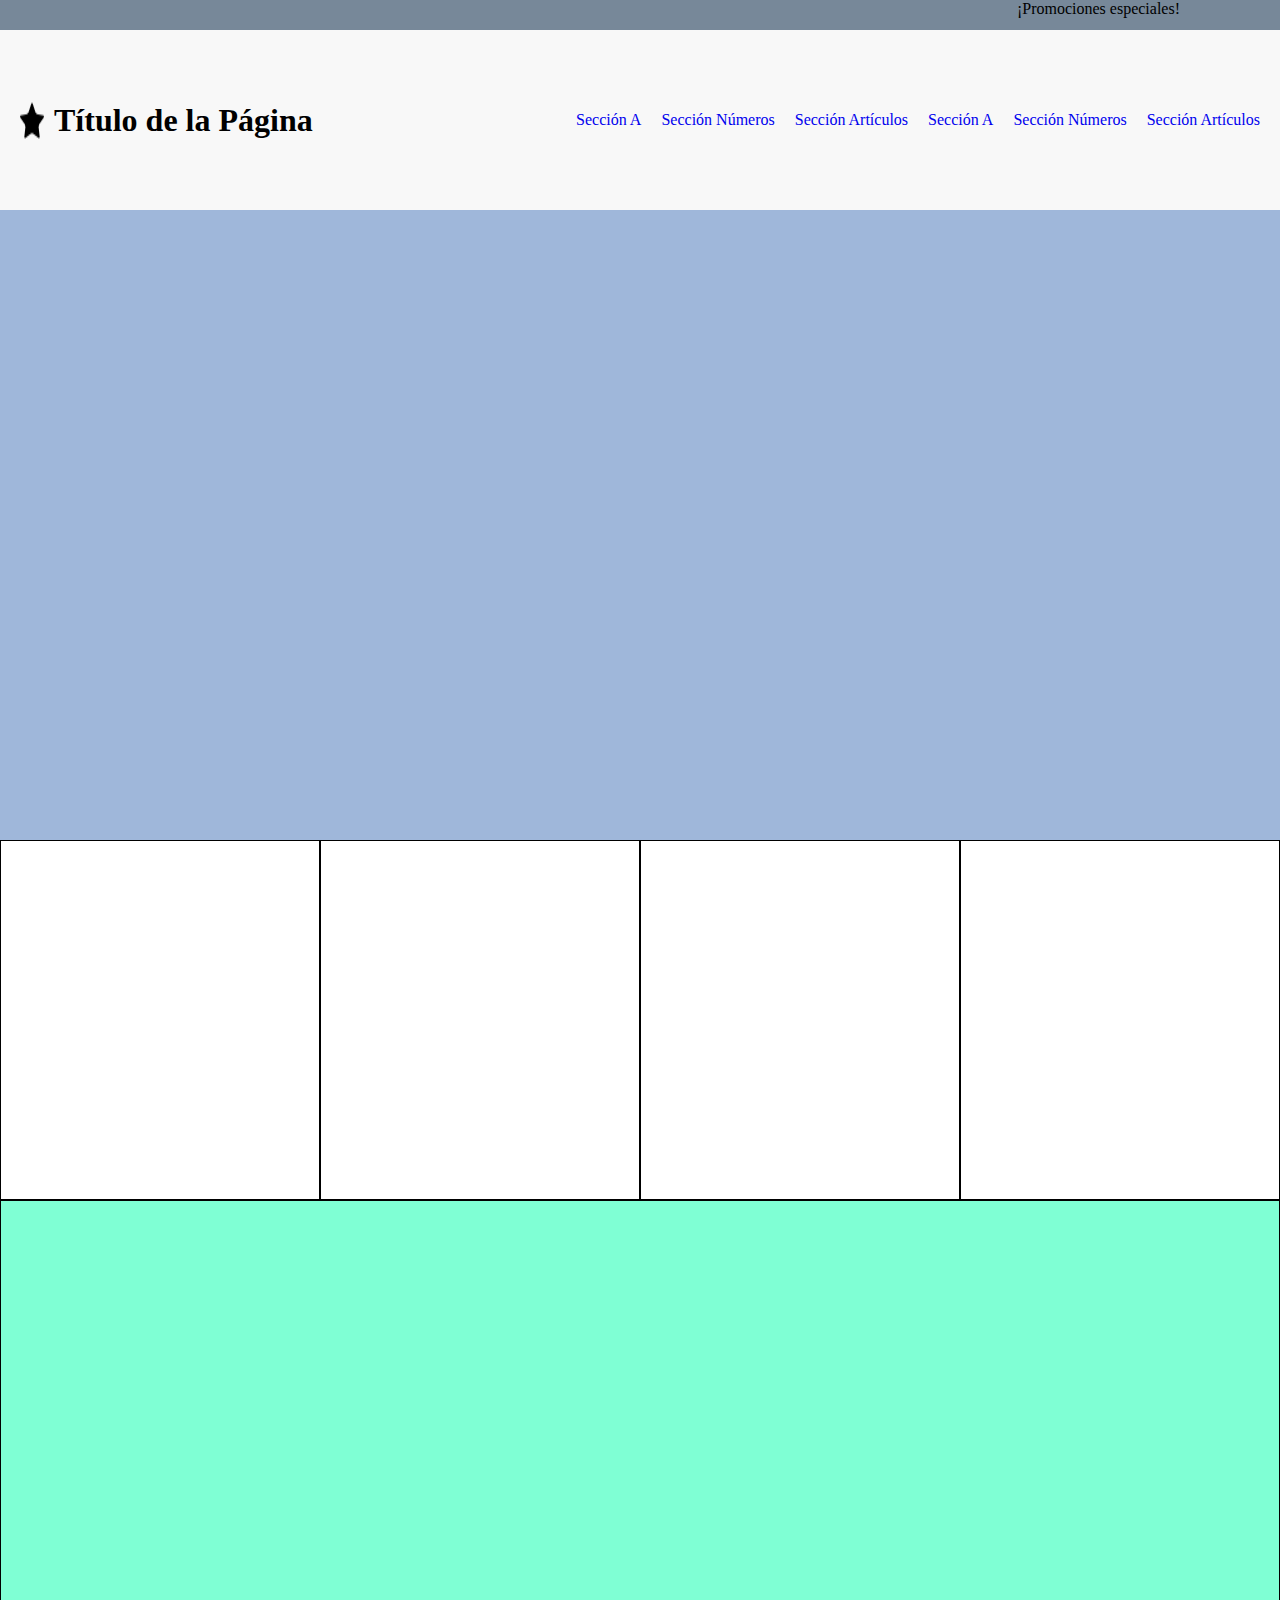
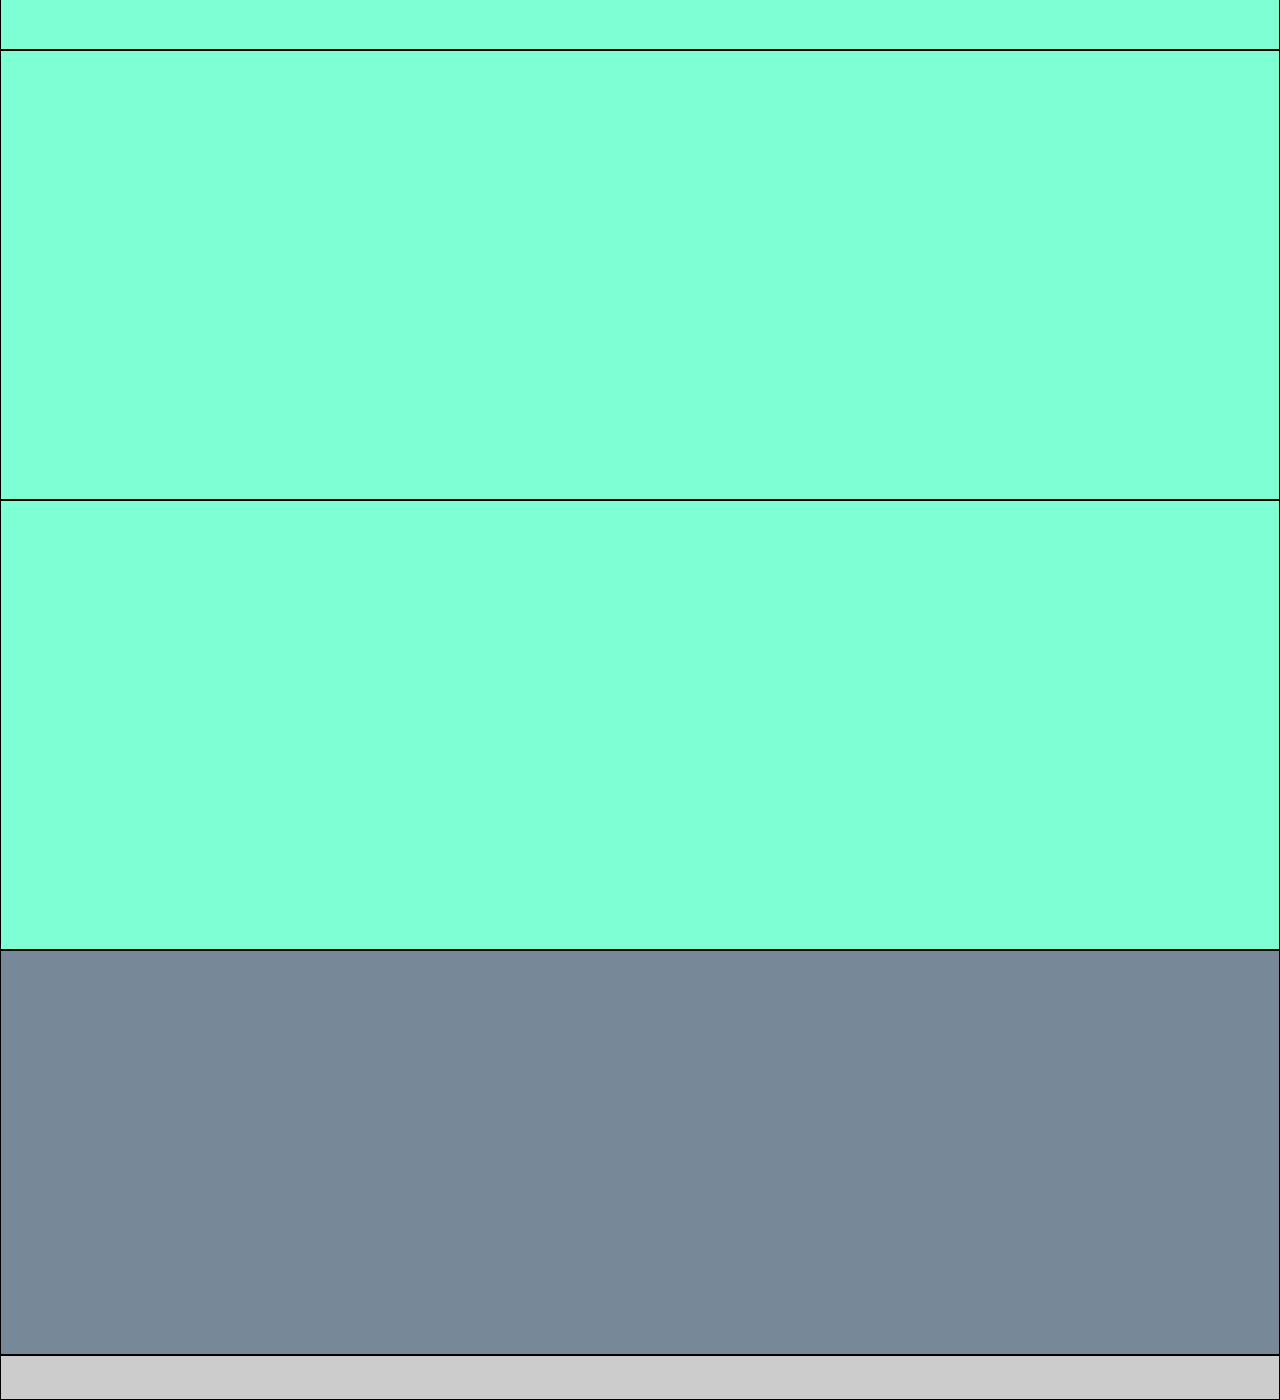
<file: Ejercicio_Media_Flex_Grid/index.html>
<!DOCTYPE html>
<html lang="es">
<head>
    <meta charset="UTF-8">
    <meta name="viewport" content="width=device-width, initial-scale=1.0">
    <title>Document</title>
    <link rel="stylesheet" href="./css/styles.css">
</head>
<body>
    <div id="promos">
        <p>¡Promociones especiales!</p>
    </div>
    <header>
        <div id="container-title">
            <img src="./img/start.png" alt="">
            <h1>Título de la Página</h1>
        </div>
        <img id="menu-icon" src="./img/menu.png" alt="">
        <nav>
            <ul>
                <li><a href="#sectionA">Sección A</a></li>
                <li><a href="#sectionNumbers">Sección Números</a></li>
                <li><a href="#sectionArticles">Sección Artículos</a></li>
                <li><a href="#sectionA">Sección A</a></li>
                <li><a href="#sectionNumbers">Sección Números</a></li>
                <li><a href="#sectionArticles">Sección Artículos</a></li>
            </ul>
        </nav>
    </header>
    <main>
        <section id="sectionA"></section>
        <section id="sectionNumbers">
            <article class="cuadro-numero" id="article1"></article>
            <article class="cuadro-numero" id="article2"></article>
            <article class="cuadro-numero" id="article3"></article>
            <article class="cuadro-numero" id="article4"></article>
        </section>
        <section id="sectionArticles">
            <article class="box-news" id="articleB"></article>
            <article class="box-news" id="articleC"></article>
            <article class="box-news" id="articleD"></article>            
        </section>
    </main>
    <footer>
        <div id="contact"></div>
        <div id="aboutMe"></div>
    </footer>
</body>
</html>
</file>
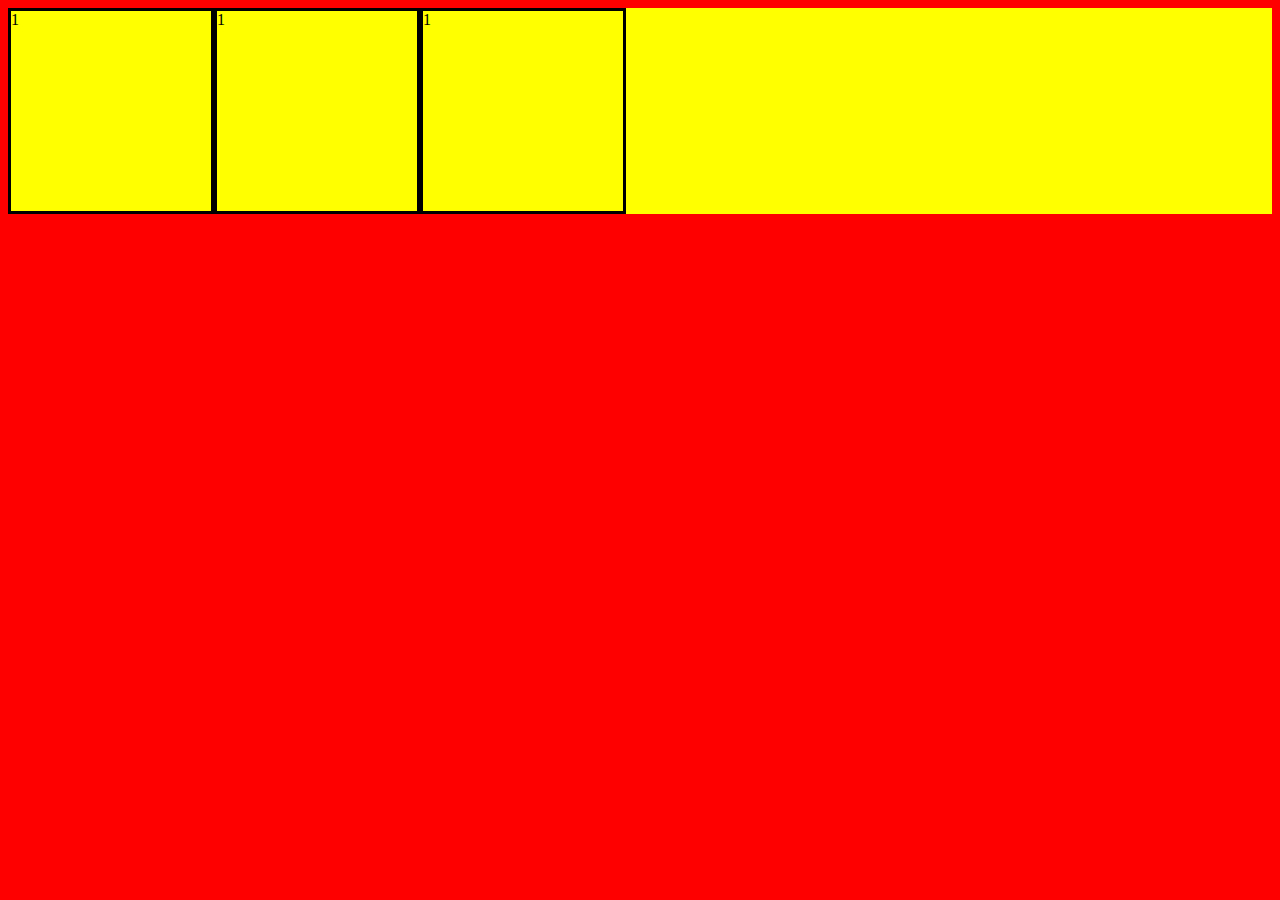
<file: FlexBox/index.html>
<!DOCTYPE html>
<html lang="es">

<head>
    <meta charset="UTF-8">
    <meta name="viewport" content="width=device-width, initial-scale=1.0">
    <title>FlexBox</title>
</head>
<link rel="stylesheet" href="./CSS/styles.css">

<body>
    <div id="padre">
        <div class="caja">1</div>
        <div class="caja">1</div>
        <div class="caja">1</div>
    </div>
</body>

</html>
</file>
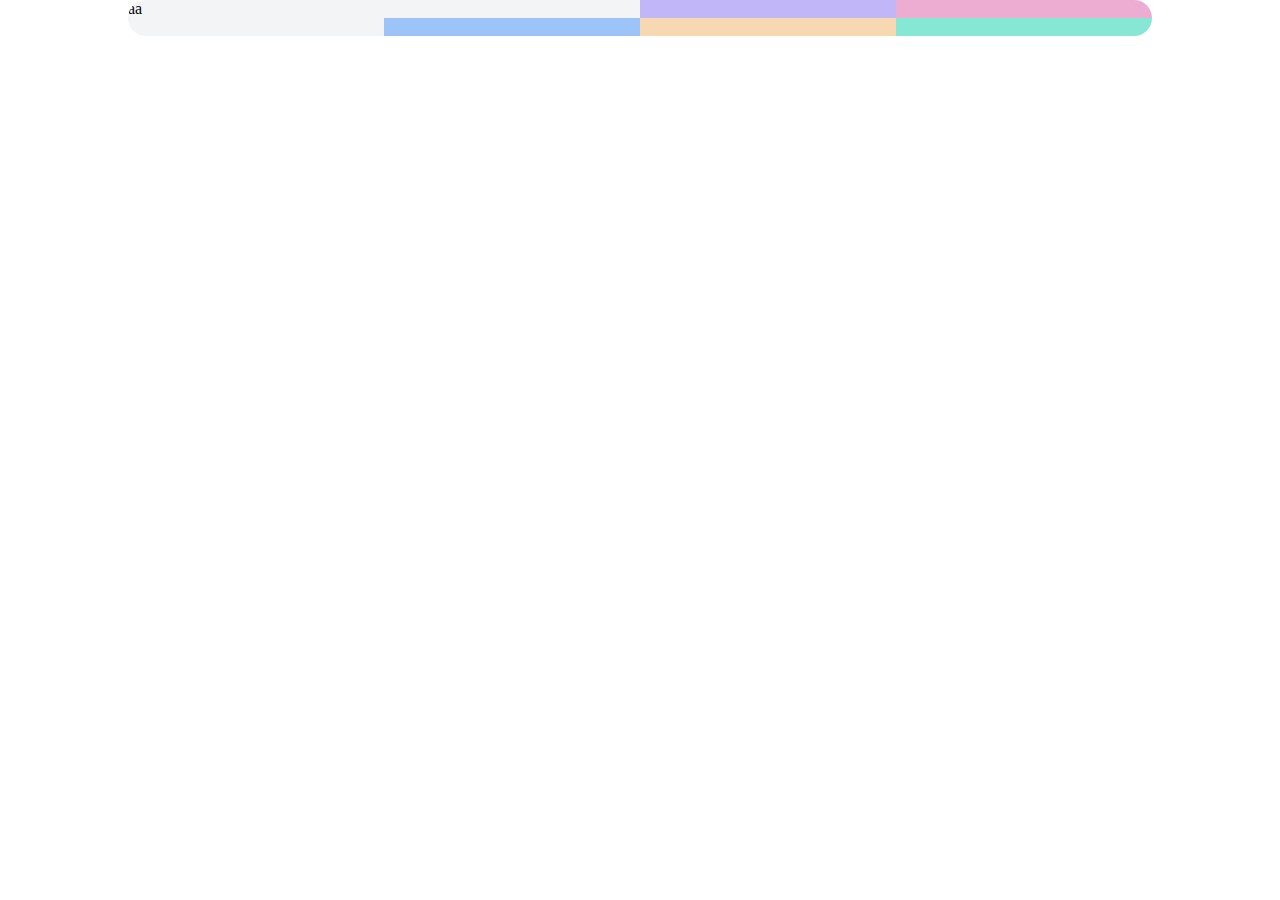
<file: responsiveGrid/index.html>
<!DOCTYPE html>
<html lang="en">
  <head>
    <meta charset="UTF-8" />
    <meta name="viewport" content="width=device-width, initial-scale=1.0" />

    <link
      rel="icon"
      href="resources/favicon.ico"
      type="image/x-icon"
      sizes="96x96"
    />


    <link rel="stylesheet" href="css/styles.css">

    <title>Responsive Grid</title>

  </head>
  <body>


    <div  class="todo">

      <div class="cuadros gris">aa</div>
      <div class="cuadros a"></div>
      <div class="cuadros b"></div>
      <div class="cuadros c"></div>
      <div class="cuadros d"></div>
      <div class="cuadros e"></div>
      <div class="cuadros f"></div>
    </div>



    <!-- 

    Our team
    
    Meet the brain
    
    We are proud to have them as part of our community and look forward to continuing to push the boundaries of what's possible in the world of digital art.
    
    Liam Novak
    
    Software Engineer
    
    Sophia Moretti
    
    Business Development Manager
    
    See all members
    
    Ethan Rossi
    
    Business Development Manager
    
    Isabella Ricci
    
    UX Designer
    
    Noah Conti
    
    Content Creator

     -->

  </body>
</html>
</file>
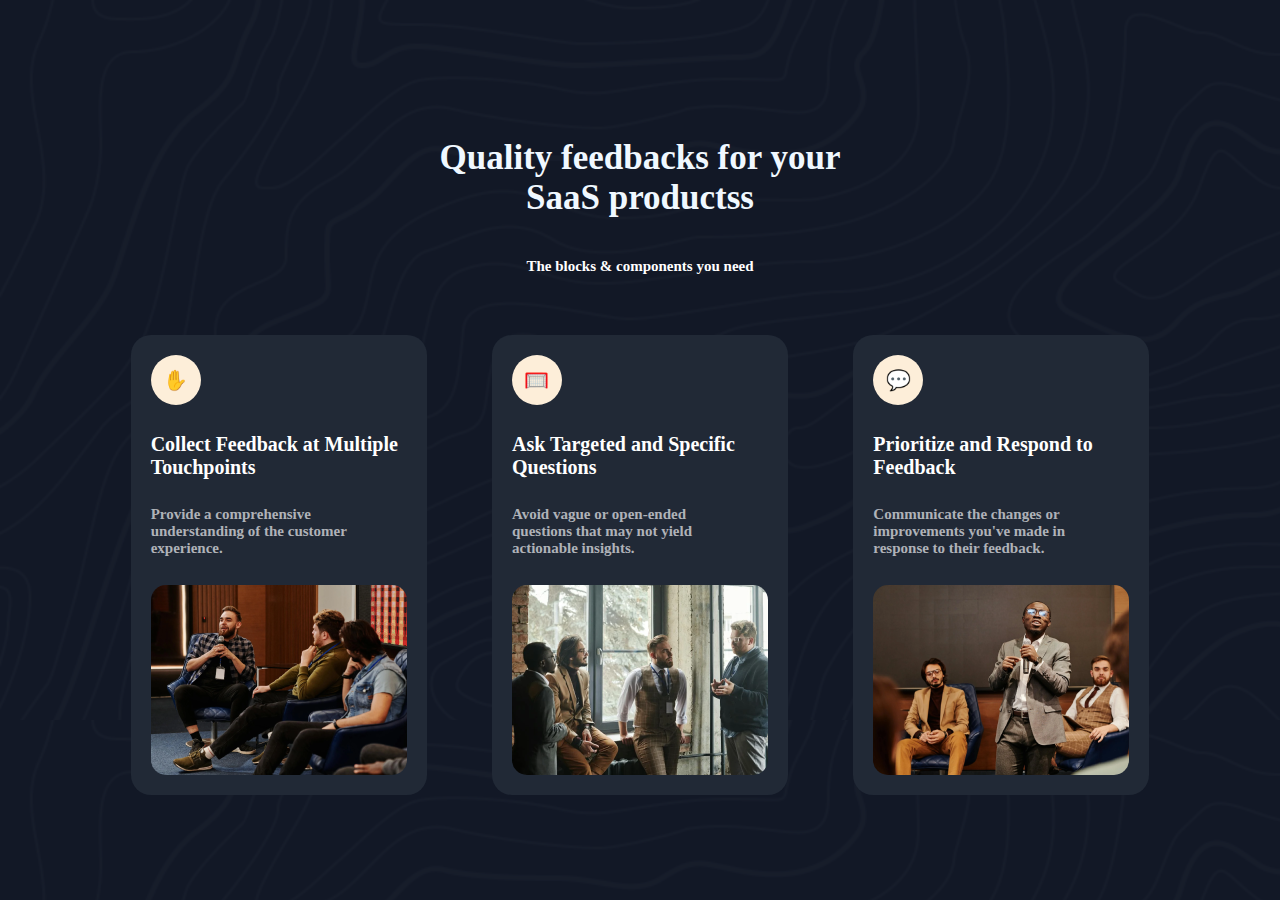
<file: simple-feature-section-master/index.html>
<!DOCTYPE html>
<html lang="en">

<head>
  <meta charset="UTF-8" />
  <meta name="viewport" content="width=device-width, initial-scale=1.0" />
  <link rel="stylesheet" href="css/styles.css">
  <link rel="icon" href="resources/favicon.ico" type="image/x-icon" sizes="96x96">
  <title>Responsive 2</title>

  </style>
</head>

<body>


  <div class="todo">


    <div id="title">
      <h1>Quality feedbacks for your SaaS productss</h1>
      <h3>The blocks & components you need</h3>
    </div>

    <div class="contentCajas">

    <div class="cajas">

      <div class="icono">
        ✋
      </div>

      <div class="tittleCaja">
        <h2>Collect Feedback at Multiple Touchpoints</h2>
      </div>

      <div class="textCaja">
        <h5>Provide a comprehensive understanding of the customer experience.</h5>
      </div>
      <div class="contentCajaImg">
      <div class="imgCaja"><img src="resources/photo_1.png" alt="maya"></div>
        </div>
    </div>
    <div class="cajas">

      <div class="icono">
        🥅
      </div>

      <div class="tittleCaja">
        <h2>Ask Targeted and Specific Questions</h2>
      </div>

      <div class="textCaja">
        <h5>Avoid vague or open-ended questions that may not yield actionable insights.</h5>
      </div>
      <div class="contentCajaImg">
      <div class="imgCaja"><img src="resources/photo_2.png" alt=""></div>
      </div>

    </div>
    <div class="cajas">

      <div class="icono">
        💬
      </div>

      <div class="tittleCaja">
        <h2>Prioritize and Respond to Feedback</h2>
      </div>

      <div class="textCaja">
        <h5>Communicate the changes or improvements you've made in response to their feedback.</h5>
      </div>
        <div class="contentCajaImg">
      <div class="imgCaja"><img src="resources/photo_3.png" alt=""></div>
          </div>
    </div>
  </div>

  </div>

  <!-- 
     
    
     
    
     
    
    
    
    
    
     
    
     
    
     
    
    -->


</body>

</html>
</file>
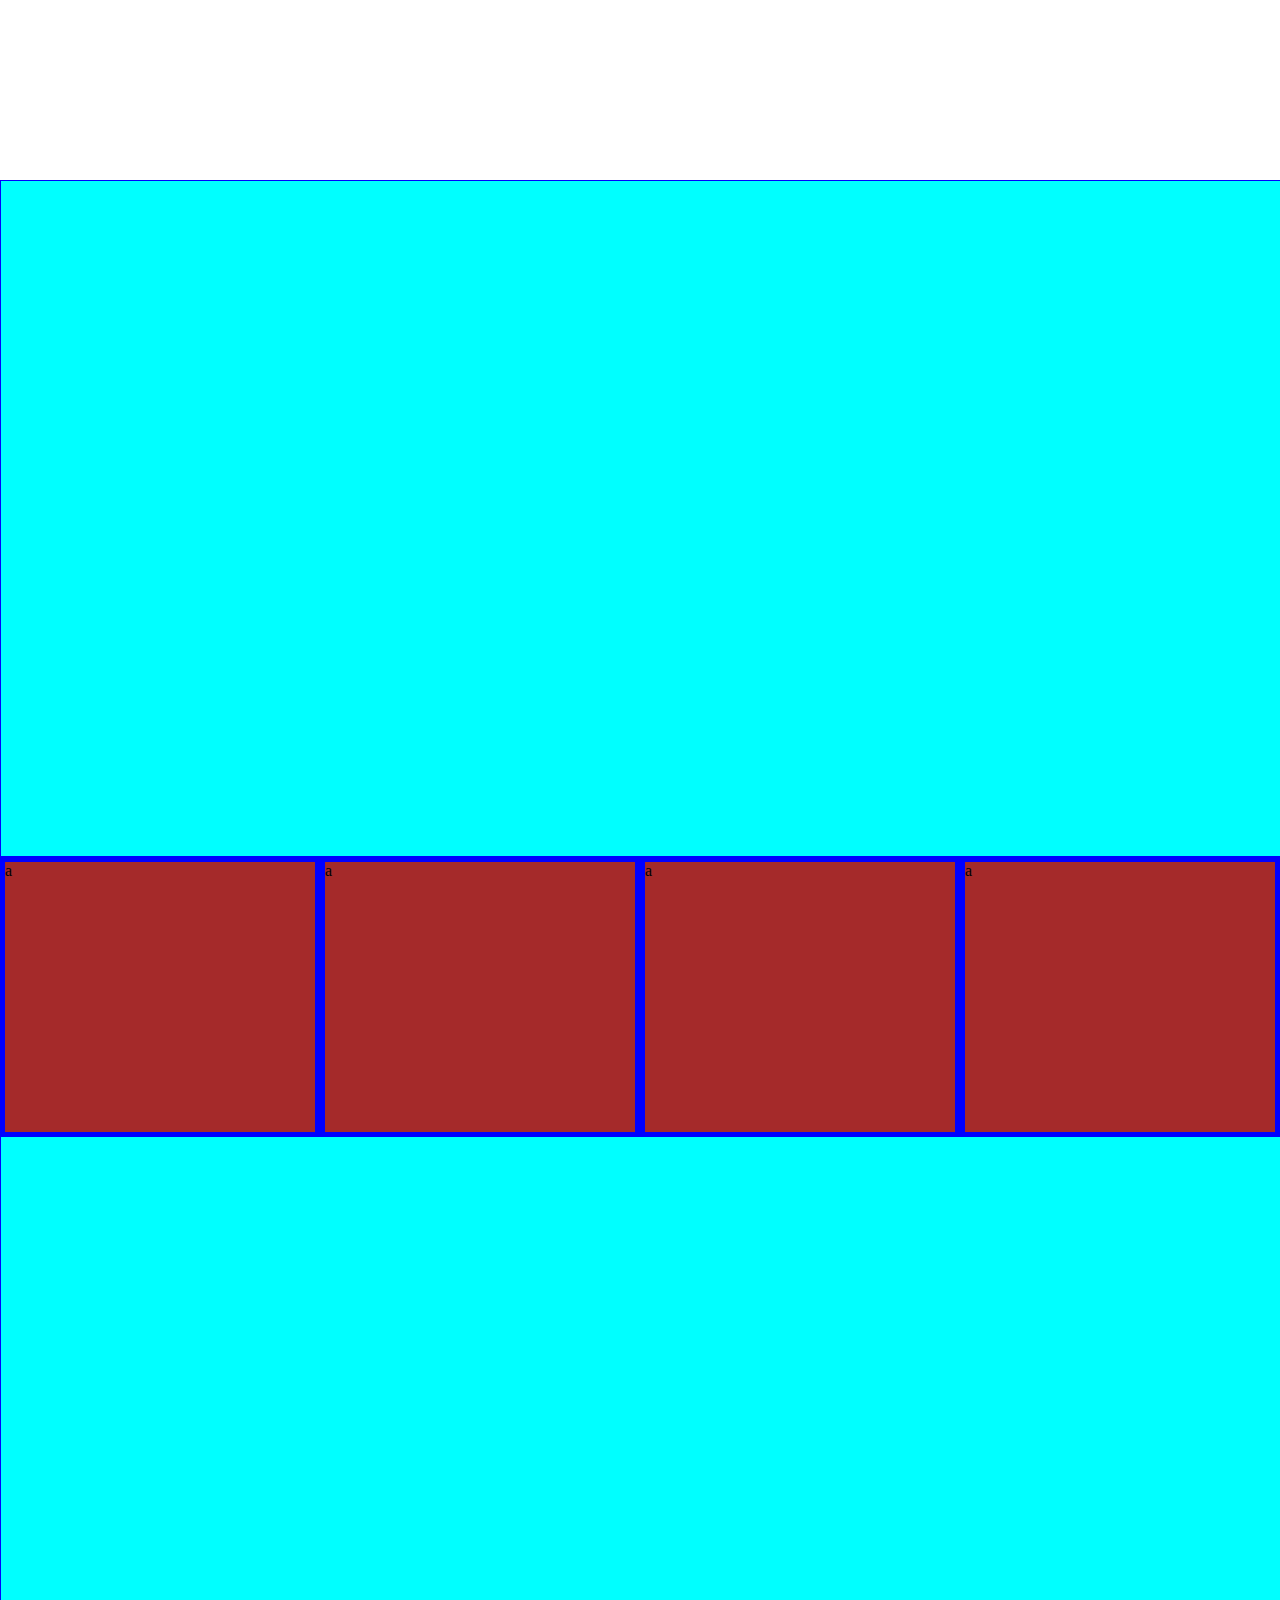
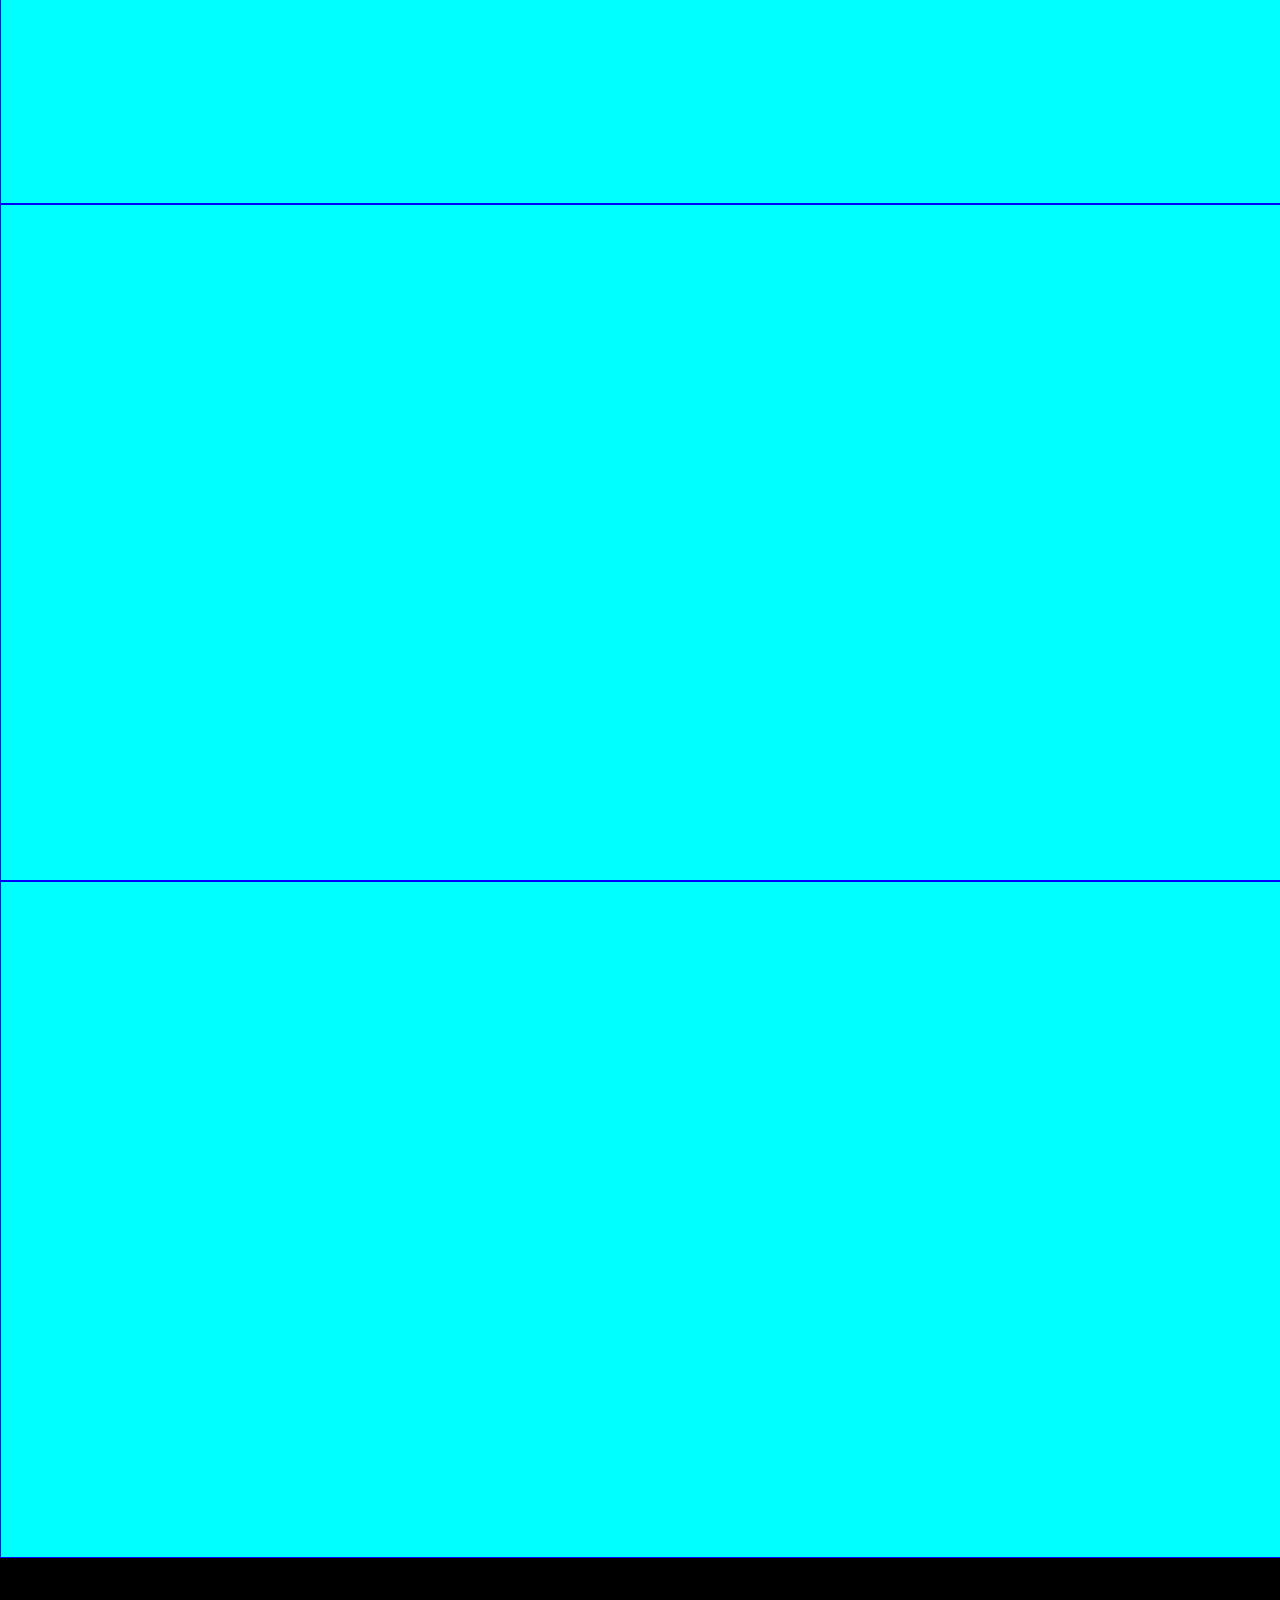
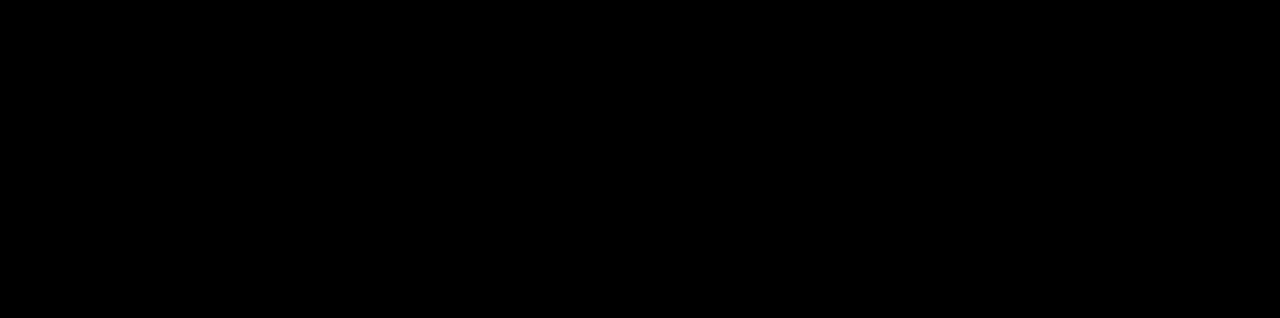
<file: TrabajoWeb/index.html>
<!DOCTYPE html>
<html lang="en">
<head>
    <meta charset="UTF-8">
    <meta name="viewport" content="width=device-width, initial-scale=1.0">
    <title>Document</title>
</head>
<link rel="stylesheet" href="styles.css">
<body>
    <header></header>
    <div class="contenedor"></div>
    <div id="cajitas">

        <div class="cajaChica">a</div>
        <div class="cajaChica">a</div>
        <div class="cajaChica">a</div>
        <div class="cajaChica">a</div>

    </div>
    <div class="contenedor"></div>
    <div class="contenedor"></div>
    <div class="contenedor"></div>
    <footer></footer>


</body>
</html>
</file>
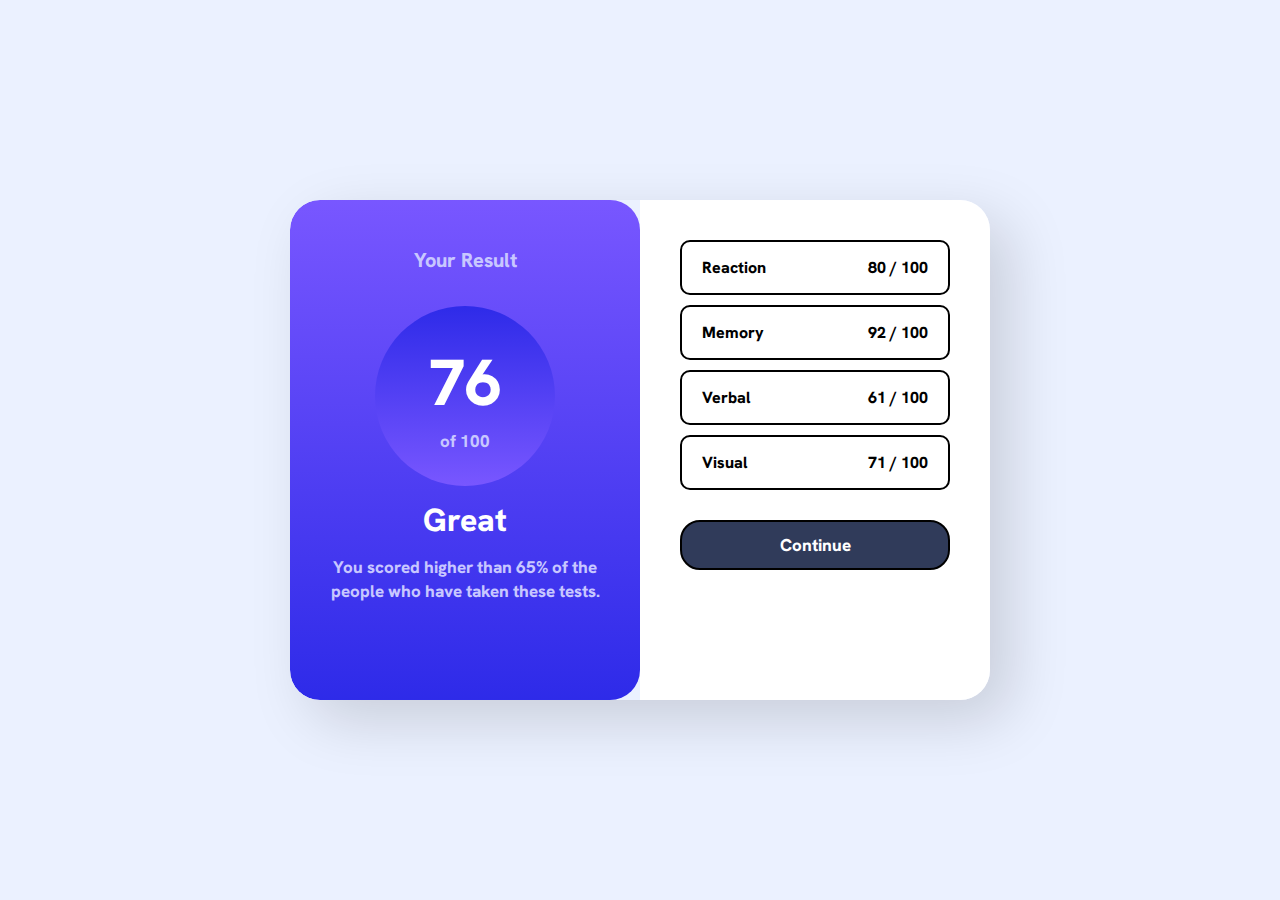
<file: responsiveGrid/repasoParcial1/index.html>
<!DOCTYPE html>
<html lang="es">

<head>
  <meta charset="UTF-8">
  <meta name="viewport" content="width=device-width, initial-scale=1.0">

  <link rel="icon" type="image/png" sizes="32x32" href="./images/favicon-32x32.png">
  <link rel="stylesheet" href="./css/styles.css">
  <title>Probando Habilidades</title>
  <link rel="preconnect" href="https://fonts.googleapis.com">
  <link rel="preconnect" href="https://fonts.gstatic.com" crossorigin>
  <link href="https://fonts.googleapis.com/css2?family=Hanken+Grotesk:ital,wght@0,100..900;1,100..900&display=swap"
    rel="stylesheet">

</head>

<body>

<div class="contedorGeneral">
  <div class="contenedorPrincipal">
    <h3>Your Result</h3>
    <div class="bolaCentro">

      <div class="porcentaje">
        76
      </div>
      <div class="porcentajeMayor">
         of 100
      </div>

    </div>

    <div class="abajo">
      <h1>Great</h1>
      <h3> You scored higher than 65% of the people who have taken these tests.</h3>
    </div>
  </div>


  <div class="cosas">
    


    <div class="derecha">
      <div class="cositas">
        <span>Reaction</span>
        <span>80 / 100</span>
      </div>
      <div class="cositas">
        <span>Memory</span>
        <span>92 / 100</span>
      </div>
      <div class="cositas">
        <span>Verbal</span>
        <span>61 / 100</span>
      </div>
      <div class="cositas">
        <span>Visual</span>
        <span>71 / 100</span>
      </div>
      <button class="btn">Continue</button>
    </div>
    
  </div>


  
</div>
</body>

</html>
</file>
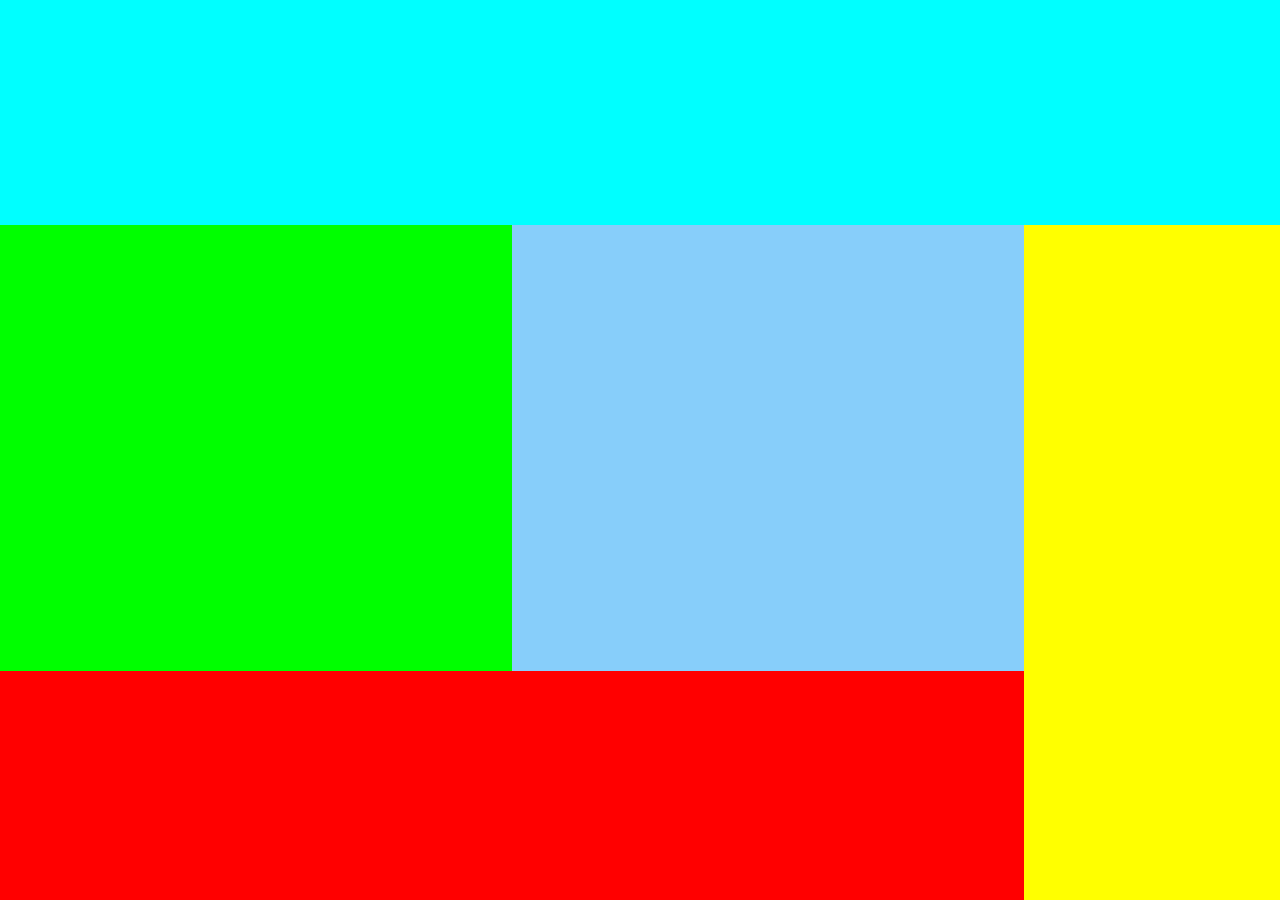
<file: Grid/versionFlex.html>
<!DOCTYPE html>
<html lang="en">

<head>
    <meta charset="UTF-8">
    <meta name="viewport" content="width=device-width, initial-scale=1.0">
    <title>Document</title>
</head>
<link rel="stylesheet" href="./CSS/styles.css">

<body>
    <div id="container">


        <header></header>


        <div id="container2">
            <!-- 80 -->
            <div id="container3">

                <div id="container4">
                    <nav></nav>
                    <main></main>
                </div>


                <footer></footer>
            </div>


            <aside></aside>


        </div>



    </div>
</body>

</html>
</file>
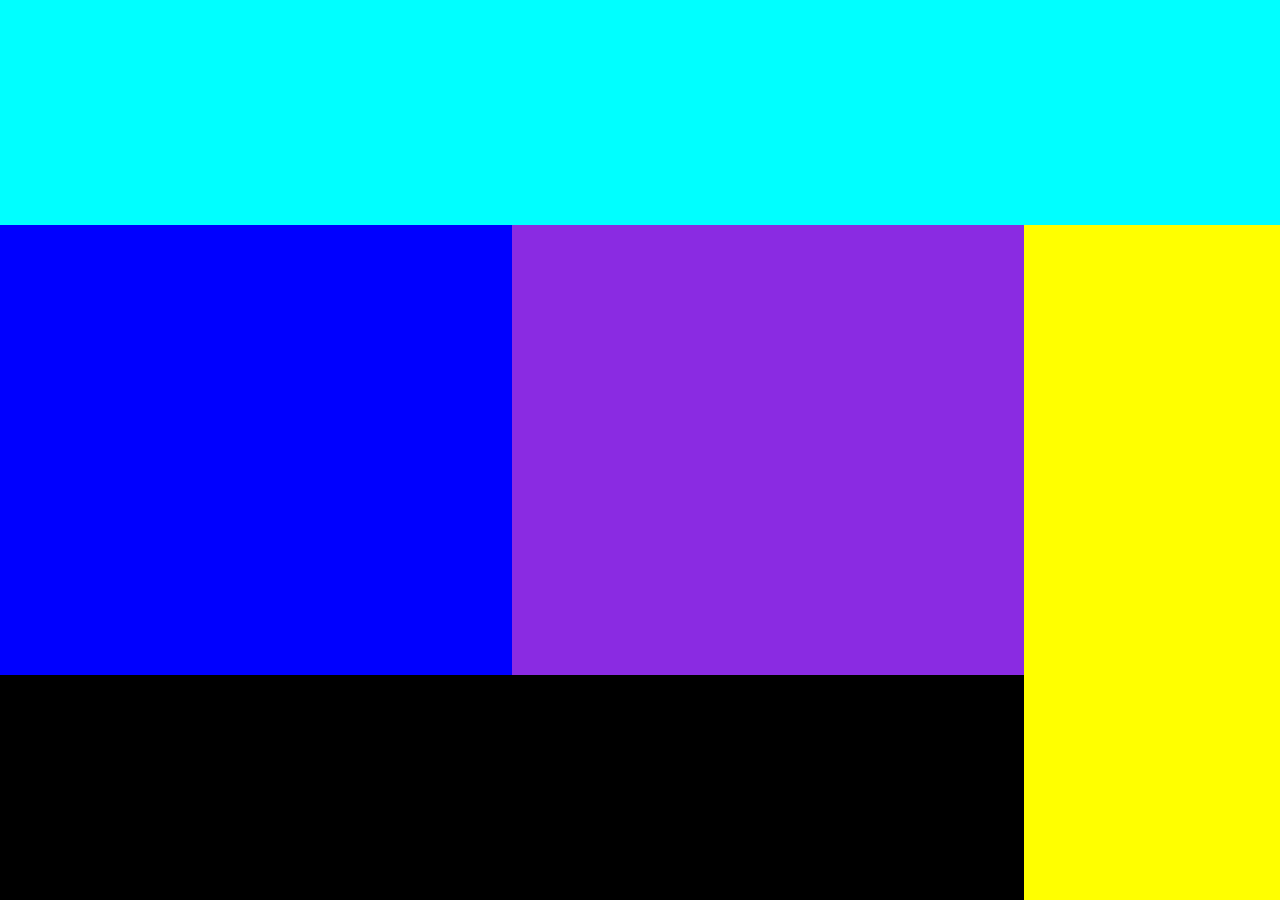
<file: Grid/versionGrid.html>
<!DOCTYPE html>
<html lang="es">
<head>
    <meta charset="UTF-8">
    <meta name="viewport" content="width=device-width, initial-scale=1.0">
    <title>Document</title>
</head>

<link rel="stylesheet" href="CSS/css2.css">
<body>
    <div id="container">
        <header></header>
        <nav></nav>
        <main></main>
        <aside></aside>
        <footer></footer>
    </div>
</body>
</html>
</file>
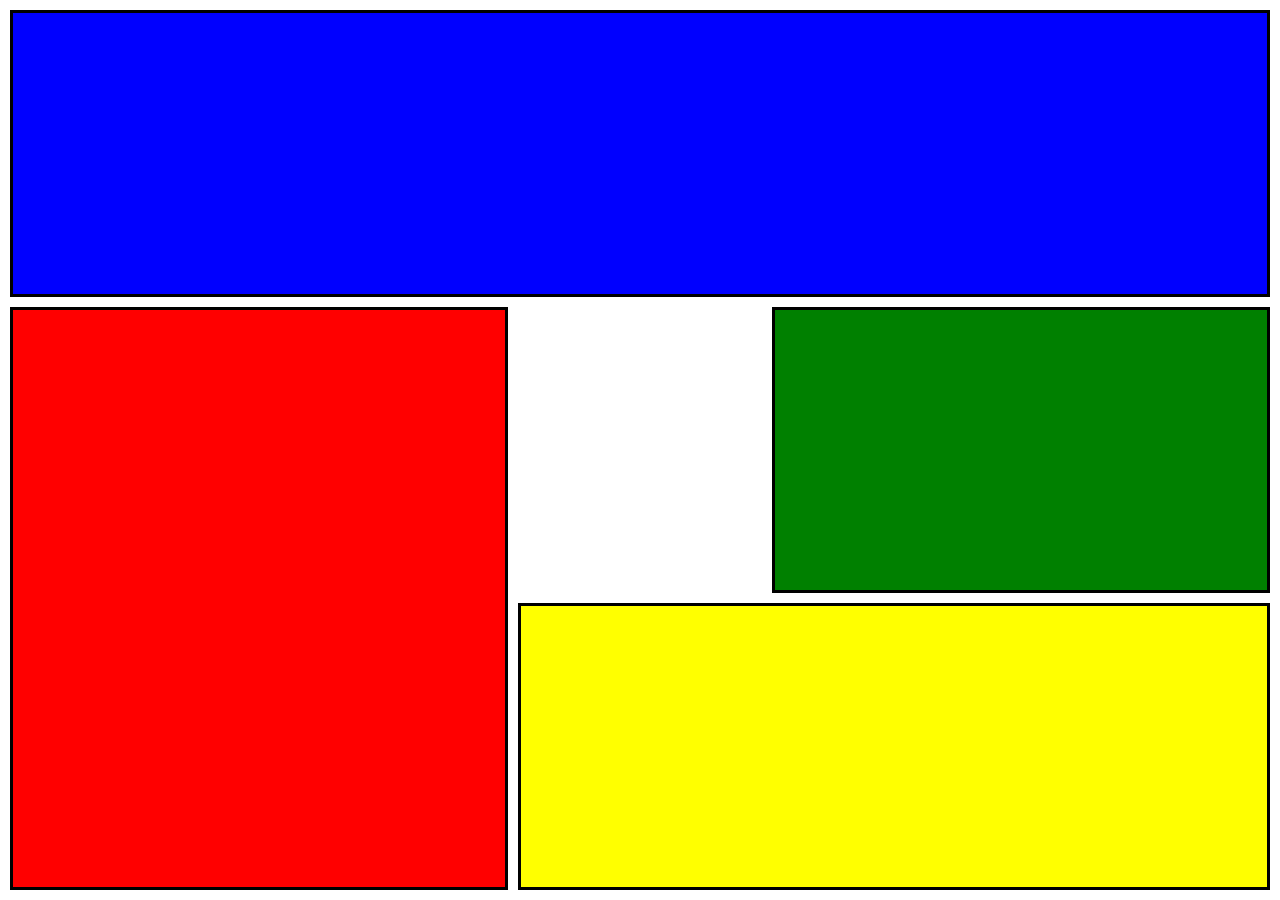
<file: PreParcial/index2.html>
<!DOCTYPE html>
<html lang="en">
<head>
    <meta charset="UTF-8">
    <meta name="viewport" content="width=device-width, initial-scale=1.0">

    <link rel="stylesheet" href="css/styles2.css">

    <title>Document</title>
</head>
<body>

    <div class="todo">

        <div class="azul caja"></div>
        <div class="rojo caja"></div> 
        <div class="verde caja"></div>
        <div class="amarillo caja"></div>
    </div>
    
</body>
</html>
</file>
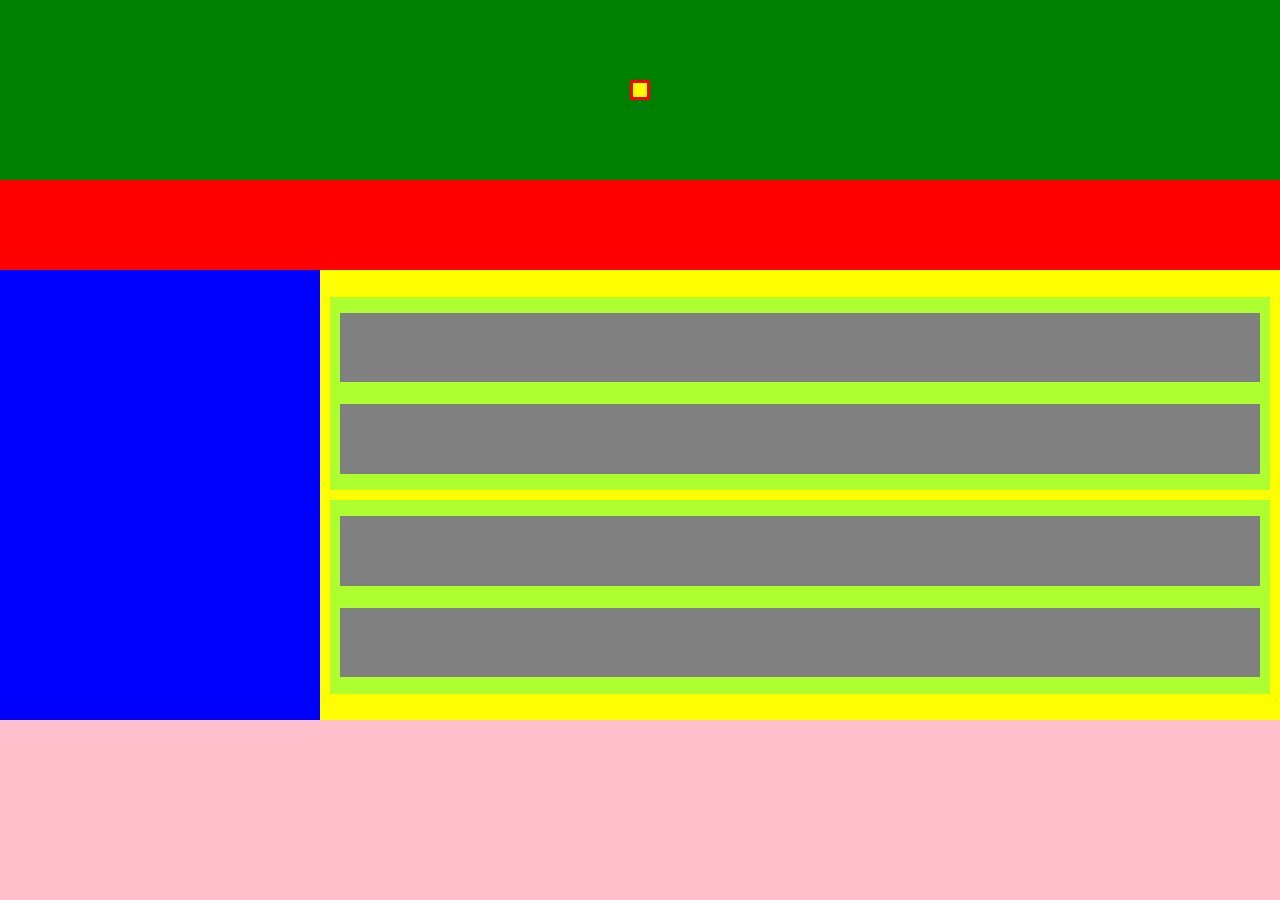
<file: PreParcial/indexPre.html>
<!DOCTYPE html>
<html lang="en">

<head>
    <meta charset="UTF-8">
    <meta name="viewport" content="width=device-width, initial-scale=1.0">
    <title>PreParcial</title>
    <link rel="stylesheet" href="css/styles.css">
</head>

<body>


    <div class="todo">

        <div class="verde">

            <div class="cuadrito">

            </div>

        </div>

        <div class="rojo">

        </div>

     <div class="centro">

        
        


        <div class="amarillo">

            
            <div class="verde2">
                <div class="gris"></div>
                <div class="gris"></div>
            </div>
            <div class="verde2">
                <div class="gris"></div>
                <div class="gris"></div>
            </div>

        </div>

        
        <div class="azul">

        </div>
        


     </div>

        <div class="rosado">

        </div>
    </div>

</body>

</html>
</file>
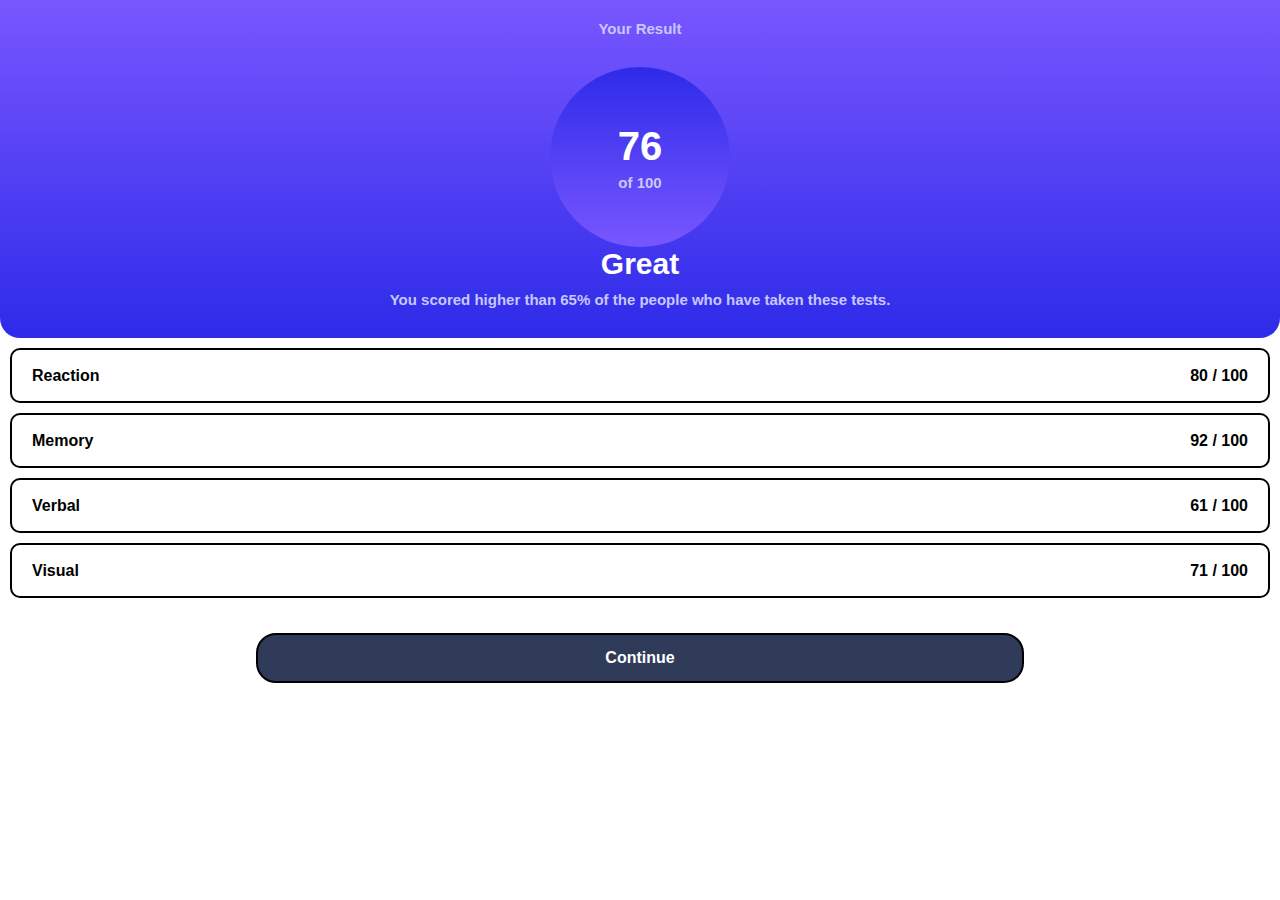
<file: responsiveGrid/repasoParcial1/Probando Habilidades.html>
<!DOCTYPE html>
<!-- saved from url=(0032)http://127.0.0.1:5500/index.html -->
<html lang="es"><head><meta http-equiv="Content-Type" content="text/html; charset=UTF-8"><script src="chrome-extension://fgddmllnllkalaagkghckoinaemmogpe/scripts/content/gps.js"></script>
  
  <meta name="viewport" content="width=device-width, initial-scale=1.0">

  
  
  <title>Probando Habilidades</title>
  
  
  

<link rel="icon" type="image/png" sizes="32x32" href="http://127.0.0.1:5500/images/favicon-32x32.png"><link rel="stylesheet" href="./Probando Habilidades_files/styles.css"><link rel="preconnect" href="https://fonts.googleapis.com/"><link rel="preconnect" href="https://fonts.gstatic.com/" crossorigin=""><link href="./Probando Habilidades_files/css2" rel="stylesheet"></head>

<body>

<div class="contedorGeneral">
  <div class="contenedorPrincipal">
    <h3>Your Result</h3>
    <div class="bolaCentro">

      <div class="porcentaje">
        76
      </div>
      <div class="porcentajeMayor">
         of 100
      </div>

    </div>

    <div class="abajo">
      <h1>Great</h1>
      <h3> You scored higher than 65% of the people who have taken these tests.</h3>
    </div>
  </div>


  <div class="cosas">
    


    <div class="derecha">
      <div class="cositas">
        <span>Reaction</span>
        <span>80 / 100</span>
      </div>
      <div class="cositas">
        <span>Memory</span>
        <span>92 / 100</span>
      </div>
      <div class="cositas">
        <span>Verbal</span>
        <span>61 / 100</span>
      </div>
      <div class="cositas">
        <span>Visual</span>
        <span>71 / 100</span>
      </div>

    </div>
    
  </div>

  <div class="btn">Continue</div>
</div>
<!-- Code injected by live-server -->
<script>
	// <![CDATA[  <-- For SVG support
	if ('WebSocket' in window) {
		(function () {
			function refreshCSS() {
				var sheets = [].slice.call(document.getElementsByTagName("link"));
				var head = document.getElementsByTagName("head")[0];
				for (var i = 0; i < sheets.length; ++i) {
					var elem = sheets[i];
					var parent = elem.parentElement || head;
					parent.removeChild(elem);
					var rel = elem.rel;
					if (elem.href && typeof rel != "string" || rel.length == 0 || rel.toLowerCase() == "stylesheet") {
						var url = elem.href.replace(/(&|\?)_cacheOverride=\d+/, '');
						elem.href = url + (url.indexOf('?') >= 0 ? '&' : '?') + '_cacheOverride=' + (new Date().valueOf());
					}
					parent.appendChild(elem);
				}
			}
			var protocol = window.location.protocol === 'http:' ? 'ws://' : 'wss://';
			var address = protocol + window.location.host + window.location.pathname + '/ws';
			var socket = new WebSocket(address);
			socket.onmessage = function (msg) {
				if (msg.data == 'reload') window.location.reload();
				else if (msg.data == 'refreshcss') refreshCSS();
			};
			if (sessionStorage && !sessionStorage.getItem('IsThisFirstTime_Log_From_LiveServer')) {
				console.log('Live reload enabled.');
				sessionStorage.setItem('IsThisFirstTime_Log_From_LiveServer', true);
			}
		})();
	}
	else {
		console.error('Upgrade your browser. This Browser is NOT supported WebSocket for Live-Reloading.');
	}
	// ]]>
</script>


</body></html>
</file>
<file: Ejercicio_Media_Flex_Grid/css/styles.css>
*{
    margin: 0;
    padding: 0;
    box-sizing: border-box;
}

nav{
    display: none;
}

#promos{
    display: none;
}

header{
    display: flex;
    justify-content: space-between;
    align-items: center;
    padding: 10px 20px;
    background-color: #f8f8f8;
    height: 20vh;
}

#sectionA{
    height: 90vh;
    background-color: #9fb7da;
}

.cuadro-numero{        
    height: 50vh;
    border: 1px solid black;
}

.box-news{
    height: 100vh;
    background-color: aquamarine;
    border: 1px solid black;
}

footer{
    height: 100vh;
}

#contact{
    height: 90%;
    background-color: lightslategray;
    border: 1px solid black;
}

#aboutMe{
    height: 10%;
    background-color: #ccc;
    border: 1px solid black;
}

#container-title {
    display: flex;    
}

h1 {
    margin-left: 10px;
}

@media (min-width: 480px) and (max-width: 1023px) {
    #sectionNumbers{
        display: flex;
        flex-wrap: wrap;  
        background-color: red;      
    }

    .cuadro-numero{
        width: 50%;
        height: 35vh;    
    }
    #sectionA{
        height: 50vh;
    }
    .box-news{
        height: 50vh;
    }
    footer{
        height: 50vh;
    }
}

@media (min-width: 1024px){
    #sectionNumbers{
        display: flex;                
    }

    #promos{
        display: flex;
        justify-content: end;
        padding-right: 100px;   
        height: 30px;     
        background-color: lightslategrey;
    }
    #sectionA{
        height: 70vh;
    }
    
    .cuadro-numero{
        width: 25%;
        height: 40vh;    
    }
    .box-news{
        height: 50vh;
    }
    footer{
        height: 50vh;
    }
    nav{
        display: flex;
    }
    #menu-icon{
        display: none;
    }

    nav{
        ul{
            display: flex;
            list-style: none;
            gap: 20px;
            li{
                a{
                    text-decoration: none;
                }
            }
        }
    }
}
</file>
<file: FlexBox/CSS/styles.css>
body{
    background-color: red;
}

.caja{
    width: 200px;
    height: 200px;
    border: solid black;
}

#padre{
    display: flex;
    background-color: yellow;
    height: 100hv;
}
</file>
<file: responsiveGrid/css/styles.css>
* {
    margin: 0;
    padding: 0;
    box-sizing: border-box;
}

body {

    display: flex;
    justify-content: center;
    align-items: center;
}

.todo {
    display: grid;
    grid-template-columns: 1fr 1fr 1fr 1fr;
    grid-template-rows: 1fr 1fr;
    grid-template-areas:
        "info info cuadro1 cuadro2"
        "infoa cuadro3 cuadro4 cuadro5";
    height: 80%;
    width: 80vw;
    border-radius: 20px;
    overflow: hidden;
}



.gris {
    grid-area: info;
    background-color: #F3F4F6;
}


.cuadros.a {
    background-color: #F3F4F6;
    grid-area: infoa;

}

.cuadros.b {
    background-color: #C1B6F8;
    grid-area: cuadro1;
}

.cuadros.c {
    background-color: #EDACD2;
    grid-area: cuadro2;
}

.cuadros.d {
    background-color: #9DC4F8;
    grid-area: cuadro3;
}

.cuadros.e {
    background-color: #F8D8B0;
    grid-area: cuadro4;
}

.cuadros.f {
    background-color: #86E7D4;
    grid-area: cuadro5;
}

@media(max-width:1024px) {
    body {
        border: 2px solid red;
    }

    .todo {
        grid-template-columns: 1fr 1fr 1fr;
        grid-template-rows: 1fr 1fr 1fr;
        grid-template-areas:
            "info info info"
            "cuadro1 cuadro2 cuadro3"
            "infoa cuadro4 cuadro5";
    }
}


@media(max-width:640px) {

.todo{
    padding-top: 10px;
    display: flex;
    flex-direction: column;
    align-items: center;
    width: 100%;
    border-radius: 20px;

}

.cuadros{
    height: 250px;
    width: 90%;
}

.cuadros.gris{
    overflow: hidden;
    border-radius: 20px;
}

}
</file>
<file: simple-feature-section-master/css/styles.css>
* {
    margin: 0;
    padding: 0;
}

body {
    height: 100hv;
    width: 100vw;
    background-color: #121826;
    background-image: url(../resources/Background_image.svg);
    box-sizing: border-box;
    display: flex;
    align-items: center;
}


.todo {
    margin: 10% 5% 0 5%;
    display: flex;
    flex-direction: column;
    align-items: center;
    justify-content: center;
    width: 100vw;
}

#title {
    display: flex;
    flex-direction: column;
    justify-content: space-around;
    height: 30%;
    width: 80%;

}

h1 {
    padding: 10px 0 10px 0;
    font-size: 35px;
    text-align: center;
    color: aliceblue;
}

h3 {
    text-align: center;
    font-size: 18px;
    color: #212936;
}

.contentCajas {
    display: flex;
    flex-direction: column;
    align-items: center;
    width: 90%;
    margin-top: 60px;
    gap: 60px;
}

.cajas {
    display: flex;
    flex-direction: column;
    justify-content: space-between;
    border-radius: 20px;
    background-color: #212936;
    height: 420px;
    max-width: 100%;
    padding: 35px;
}

.icono {
    background-color: #FDEED9;
    width: 50px;
    height: 50px;
    border-radius: 50%;
    display: flex;
    font-size: 20px;
    align-items: center;
    justify-content: space-around;
}

h2 {
    font-size: 20px;
    color: white;
}


.textCaja {
    width: 80%;
}

.imgCaja {
    border-radius: 15px;
    height: 190px;
    overflow: hidden;

}

img {
    object-fit: cover;
}

h5 {
    font-size: 15px;
    color: #AFB2B8;
}


.contentCajaImg{
    display: flex;
    justify-content: center;
}


@media(min-width:1024px) {

    body {
        justify-content: center;
    }

    .todo {
        width: 80vw;
    }

    #title{
        width: 40%;
        gap: 30px;
    }

    h3{
        font-size: 15px;
        color: white;
    }

    .contentCajas{
        flex: 2;
        flex-direction: row;
        flex-wrap: wrap;
        justify-content: space-evenly;
        gap: 60px;
    }

    .cajas{
        width: 40%;
        padding: 20px;
    }

    

}


@media(min-width:1280px) {





.contentCajas{
    width: 100%;
    justify-content: space-around;
}

    .cajas{
        width: 25%;
        
    }


}
</file>
<file: TrabajoWeb/styles.css>
*{
    padding: 0;
    margin: 0;
}

body{
    width: 100vw;
    height: 100vh;
    background-color: red;
    
}

header{
    background-color: white;
    height: 20%;
    width: 100%;
}

.contenedor{
    width: 100%;
    height: 75%;
    background-color:aqua ;
    border: 1px solid blue;
    
}

#cajitas{
    width: 100%;
    height: 30%;
    background-color: black;
    display: flex;
}

.cajaChica{
    border: 5px solid blue;
    width: 25%;
    height: 100%;
    background-color: brown;
}


footer{
    background-color: black;
    width: 100%;
    height: 40%;
}
</file>
<file: responsiveGrid/repasoParcial1/css/styles.css>
:root {
    --Light_red: hsl(0, 100%, 67%);
    --Orangey_yellow: hsl(39, 100%, 56%);
    --Green_teal: hsl(166, 100%, 37%);
    --Cobalt-blue: hsl(234, 85%, 45%);
    --Light_slate_blue: hsl(252, 100%, 67%);
    --Light_royal_blue: hsl(241, 81%, 54%);

    --Violet_blu: hsla(256, 72%, 46%, 1);
    --Persian_blue: hsla(241, 72%, 46%, 0);



    --White: hsl(0, 0%, 100%);
    --Pale_blue: hsl(221, 100%, 96%);
    --Ligh_lavender: hsl(241, 100%, 89%);
    --Dark_gray_blue: hsl(224, 30%, 27%);

    --fuente: "Hanken Grotesk", sans-serif;
}

* {
    margin: 0;
    box-sizing: border-box;
    font-family: var(--fuente);
    font-weight: 800;
}


body {
    height: 100vh;
    width: 100vw;

}


.contenedorPrincipal {
    border-radius: 0 0 20px 20px;
    height: 50%;
    width: 100%;
    display: flex;
    flex-direction: column;
    background: linear-gradient(var(--Light_slate_blue),var(--Light_royal_blue));
    align-items: center;
    justify-content: space-between;
}

.contenedorPrincipal h3 {
    color: var(--Ligh_lavender);
    font-size: 15px;
    padding-top: 20px;

}

.bolaCentro {
    margin-top: 30px;
    height: 20vh;
    width: 20vh;
    display: flex;
    flex-direction: column;
    align-items: center;
    justify-content: center;
    text-align: center;
    border-radius: 50%;
    background: linear-gradient( var(--Light_royal_blue), var(--Light_slate_blue) );
    gap: 5px;

    
}

.porcentaje {
    width: 100%;
    font-size: 40px;
    color: var(--White);
    
}

.porcentajeMayor {
    width: 100%;
    font-size: 15px;
    color: var(--Ligh_lavender);

}


.abajo {
    padding: 0px 0 20px 0;
    width: 100%;
    display: flex;
    flex-direction:column;
    text-align: center;

}

.abajo h1{
    color: var(--White);
    font-size: 30px;
}

.abajo h3{
    padding: 10px 0 10px 0; 
    color: var(--Ligh_lavender);
    
}

.cosas{
    width: 100%;
    height: 40%;
    padding: 10px;
    display: flex;
    flex-direction: column;
}


.cositas{
    margin-bottom: 10px;
    height: 55px;
    padding: 20px;
    border: 2px solid black;
    display: flex;
    align-items: center;
    justify-content: space-between;
    border-radius: 10px;
    font-weight: 600;
    font-size: 16px;
    
}


.btn{
    justify-self: center;
    align-content: center;
    height: 50px;
    width: 60%;
    text-align: center;
    margin-top: 15px;
    border: 2px solid black;
    color: var(--White);
    background-color: var(--Dark_gray_blue);
    border-radius: 20px;
}

@media(min-width:1200px){
 

    body {
        box-sizing: border-box;
        background-color: var(--Pale_blue);
        display: flex;
        align-items: center;
        justify-content: center;
        padding: 40px;
        min-width: 375px;
      }

      .contedorGeneral {
        display: flex;
        flex-direction: row;
        height: auto;
        max-width: 700px;
        box-shadow: 20px 20px 60px rgba(0, 0, 0, 0.15);
        border-radius: 30px;
        overflow: hidden;
      }

      .contenedorPrincipal {
        border-radius: 30px;
        height: 500px;
        width: 350px;
        padding: 40px;
        justify-content: space-around;
      }

      .contenedorPrincipal h3 {
        padding-top: 0;
        font-size: 20px;
        margin-bottom: 20px;
      }

      .bolaCentro {
        height: 180px;
        width: 180px;
        margin-top: 0;
      }

      .porcentaje {
        font-size: 65px;
      }

      .porcentajeMayor {
        font-size: 17px;
      }

      .abajo h1 {
        font-size: 32px;
        margin-bottom: 15px;
      }

      .abajo h3 {
        font-size: 17px;
        line-height: 1.4;
      }

      .cosas {
        width: 350px;
        height: 500px;
        background-color: var(--White);
        padding: 40px;
        display: flex;
        flex-direction: column;
        position: relative;
      }

   

      


      .btn {
        
        margin: 0;
        width: 100%;
        font-size: 17px;
        margin-top: 20px;
      }
    
 
}
</file>
<file: Grid/CSS/styles.css>
* {
    margin: 0;
    padding: 0;
}

#container {
    width: 100vw;
    height: 100vh;
   
}

header {
    width: 100%;
    height: 25%;
    background-color: aqua;
}

#container2 {
    height: 75%;
    width: 100%;
    background-color: antiquewhite;
    display: flex;
}

#container3 {
    width: 80%;
    height: 100%;
    
}

aside{
    width: 20%;
    height: 100%;
    background-color: yellow;
}

#container4{
    width: 100%;
    height: 66%;
    
    display: flex;
}

footer{
    background-color: red;
    height: 34%;
}

nav{
    width: 50%;
    height: 100%;
    background-color: lime;
}

main{
    width: 50%;
    height: 100%;
    background-color: lightskyblue;
}
</file>
<file: Grid/CSS/css2.css>
* {
    padding: 0;
    margin: 0;
}

#container {
    height: 100vh;
    width: 100vw;
    background-color: red;
    display: grid;
    grid-template-rows: 1fr 2fr 1fr;
    grid-template-columns: 2fr 2fr 1fr;
    grid-template-areas: 
    "header header header"
    "nav main aside"
    "footer footer aside";
}

header{
    grid-area: header;
    background-color: aqua;
}

nav{
    grid-area: nav;
    background-color: blue;
}

main{
    grid-area: main;
    background-color: blueviolet;
}

aside{
    grid-area: aside;
    background-color: yellow;
}

footer{
    grid-area: footer;
    background-color: black;
}

@media (max-width:600px){
    #container {
        
        grid-template-rows: 1fr 2fr 1fr 1fr;
        grid-template-columns: 2fr 2fr;
        grid-template-areas: 
        "header header "
        "nav main "
        "aside aside"
        "footer footer ";
    }
}
</file>
<file: PreParcial/css/styles2.css>
* {
    padding: 0;
    margin: 0;
    box-sizing: border-box;
}

body{
    height: 100vh;
    width: 100vw;
}

.todo{
    height: 100%;
    width: 100%;
    display: grid;
    grid-template-columns: 1fr 1fr 1fr 1fr 1fr;
    grid-template-rows:1fr 1fr 1fr ;
    grid-template-areas: 
    "azul azul azul azul azul"
    "rojo rojo blanco verde verde"
    "rojo rojo amarillo amarillo amarillo";
    gap: 10px;
    padding: 10px;
}

.caja{
    border: 3px solid black;
}


.azul{
    background-color: blue;
    grid-area: azul;
}

.amarillo{
    background-color: yellow;
    grid-area: amarillo;

}

.rojo{
    grid-area: rojo;
    background-color: red;
}

.verde{
    grid-area: verde;
    background-color: green;
}
</file>
<file: PreParcial/css/styles.css>
*{
    padding: 0;
    margin: 0;
    box-sizing: border-box;
}


.todo{
    height: 100vh;
    width: 100vw;

}



.verde{
    background-color: green;
    height: 120px;
    width: 100pxs;
   
}

.rojo{
    background-color: red;
    height: 60px;
    width: 100%;
}


.amarillo{
    background-color: yellow;
    height: 300px;
    padding: 10px;
    display: flex;
    gap: 10px;
    flex-direction: column;
    justify-content: center;
    align-items: center;

}

.verde2{
    background-color: greenyellow;
    height: 45%;
    width: 100%;
    padding: 10px;
    display: flex;
    justify-content: center;
    align-items: center;
    flex-wrap: wrap;
    gap: 10px;
}


.gris{
    height: 40%;
    background-color: grey;
    width: 100%;
}

.azul{
    background-color: blue;
    height: 60px;
    
}

.rosado{
    background-color: pink;
    height: 120px;
}


@media(min-width:770px){
    body{
        height: 100vh;
    }


    .centro{
        height: 50%;
        display: flex;
        flex-direction: row-reverse;
    }

    .amarillo{
        width: 75%;
        height:100% ;
    }

    .azul{
        width: 25%;
        height: 100%;
    }


    .verde{
        height: 20%;
        display: flex;
        align-items: center;
        justify-content: center;
    }

    .rosado{
        height: 20%;
    }

    .rojo{
        height: 10%;
    }


    .cuadrito{
        background-color: yellow;
        height: 20px;
        width: 20px;
        border: 3px solid red;
    }

}
</file>
<file: responsiveGrid/repasoParcial1/Probando Habilidades_files/styles.css>
:root {
    --Light_red: hsl(0, 100%, 67%);
    --Orangey_yellow: hsl(39, 100%, 56%);
    --Green_teal: hsl(166, 100%, 37%);
    --Cobalt-blue: hsl(234, 85%, 45%);
    --Light_slate_blue: hsl(252, 100%, 67%);
    --Light_royal_blue: hsl(241, 81%, 54%);

    --Violet_blu: hsla(256, 72%, 46%, 1);
    --Persian_blue: hsla(241, 72%, 46%, 0);



    --White: hsl(0, 0%, 100%);
    --Pale_blue: hsl(221, 100%, 96%);
    --Ligh_lavender: hsl(241, 100%, 89%);
    --Dark_gray_blue: hsl(224, 30%, 27%);

    --fuente: "Hanken Grotesk", sans-serif;
}

* {
    margin: 0;
    box-sizing: border-box;
    font-family: var(--fuente);
    font-weight: 800;
}


body {
    height: 100vh;
    width: 100vw;

}


.contenedorPrincipal {
    border-radius: 0 0 20px 20px;
    height: 50%;
    width: 100%;
    display: flex;
    flex-direction: column;
    background: linear-gradient(var(--Light_slate_blue),var(--Light_royal_blue));
    align-items: center;
    justify-content: space-between;
}

.contenedorPrincipal h3 {
    color: var(--Ligh_lavender);
    font-size: 15px;
    padding-top: 20px;

}

.bolaCentro {
    margin-top: 30px;
    height: 20vh;
    width: 20vh;
    display: flex;
    flex-direction: column;
    align-items: center;
    justify-content: center;
    text-align: center;
    border-radius: 50%;
    background: linear-gradient( var(--Light_royal_blue), var(--Light_slate_blue) );
    gap: 5px;

    
}

.porcentaje {
    width: 100%;
    font-size: 40px;
    color: var(--White);
    
}

.porcentajeMayor {
    width: 100%;
    font-size: 15px;
    color: var(--Ligh_lavender);

}


.abajo {
    padding: 0px 0 20px 0;
    width: 100%;
    display: flex;
    flex-direction:column;
    text-align: center;

}

.abajo h1{
    color: var(--White);
    font-size: 30px;
}

.abajo h3{
    padding: 10px 0 10px 0; 
    color: var(--Ligh_lavender);
    
}

.cosas{
    width: 100%;
    height: 40%;
    padding: 10px;
    display: flex;
    flex-direction: column;
}


.cositas{
    margin-bottom: 10px;
    height: 55px;
    padding: 20px;
    border: 2px solid black;
    display: flex;
    align-items: center;
    justify-content: space-between;
    border-radius: 10px;
    font-weight: 600;
    font-size: 16px;
    
}


.btn{
    justify-self: center;
    align-content: center;
    height: 50px;
    width: 60%;
    text-align: center;
    margin-top: 15px;
    border: 2px solid black;
    color: var(--White);
    background-color: var(--Dark_gray_blue);
    border-radius: 20px;
}

@media(min-width:1200px){
 

    
 
}
</file>
